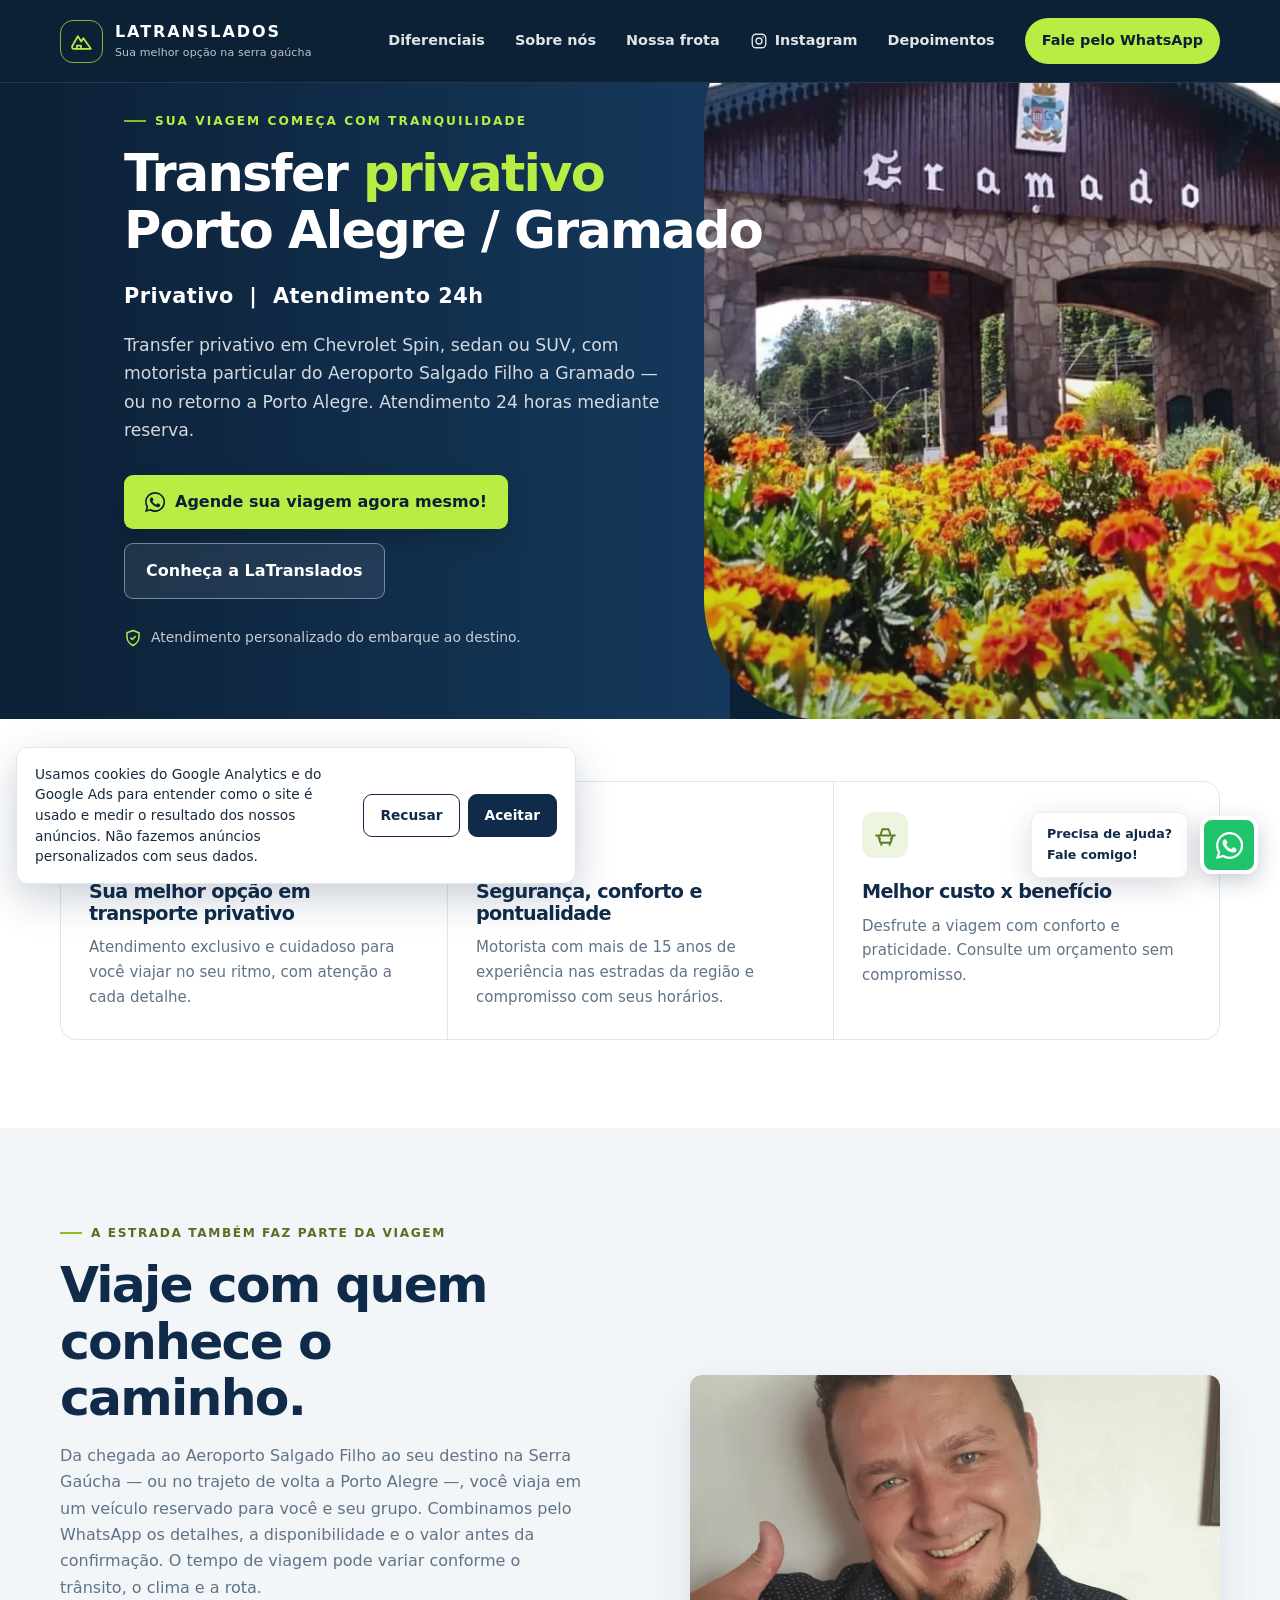
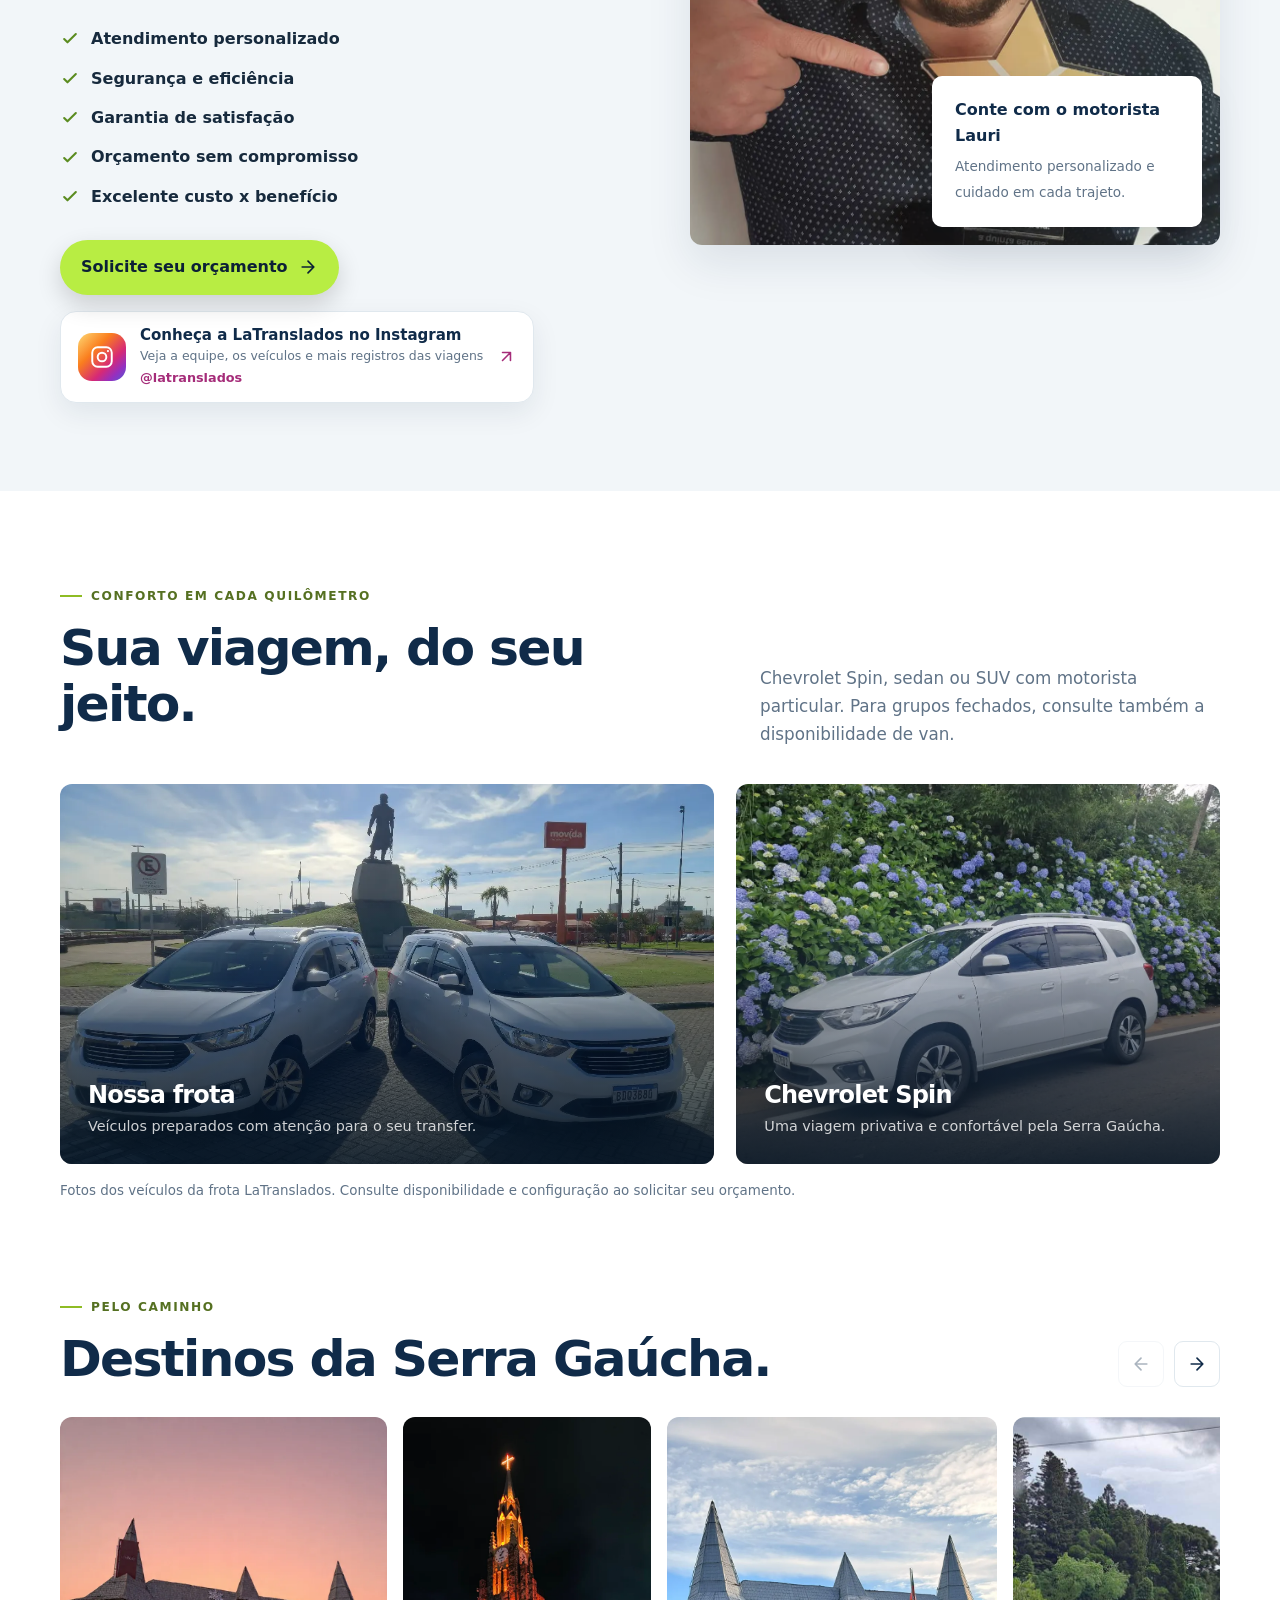
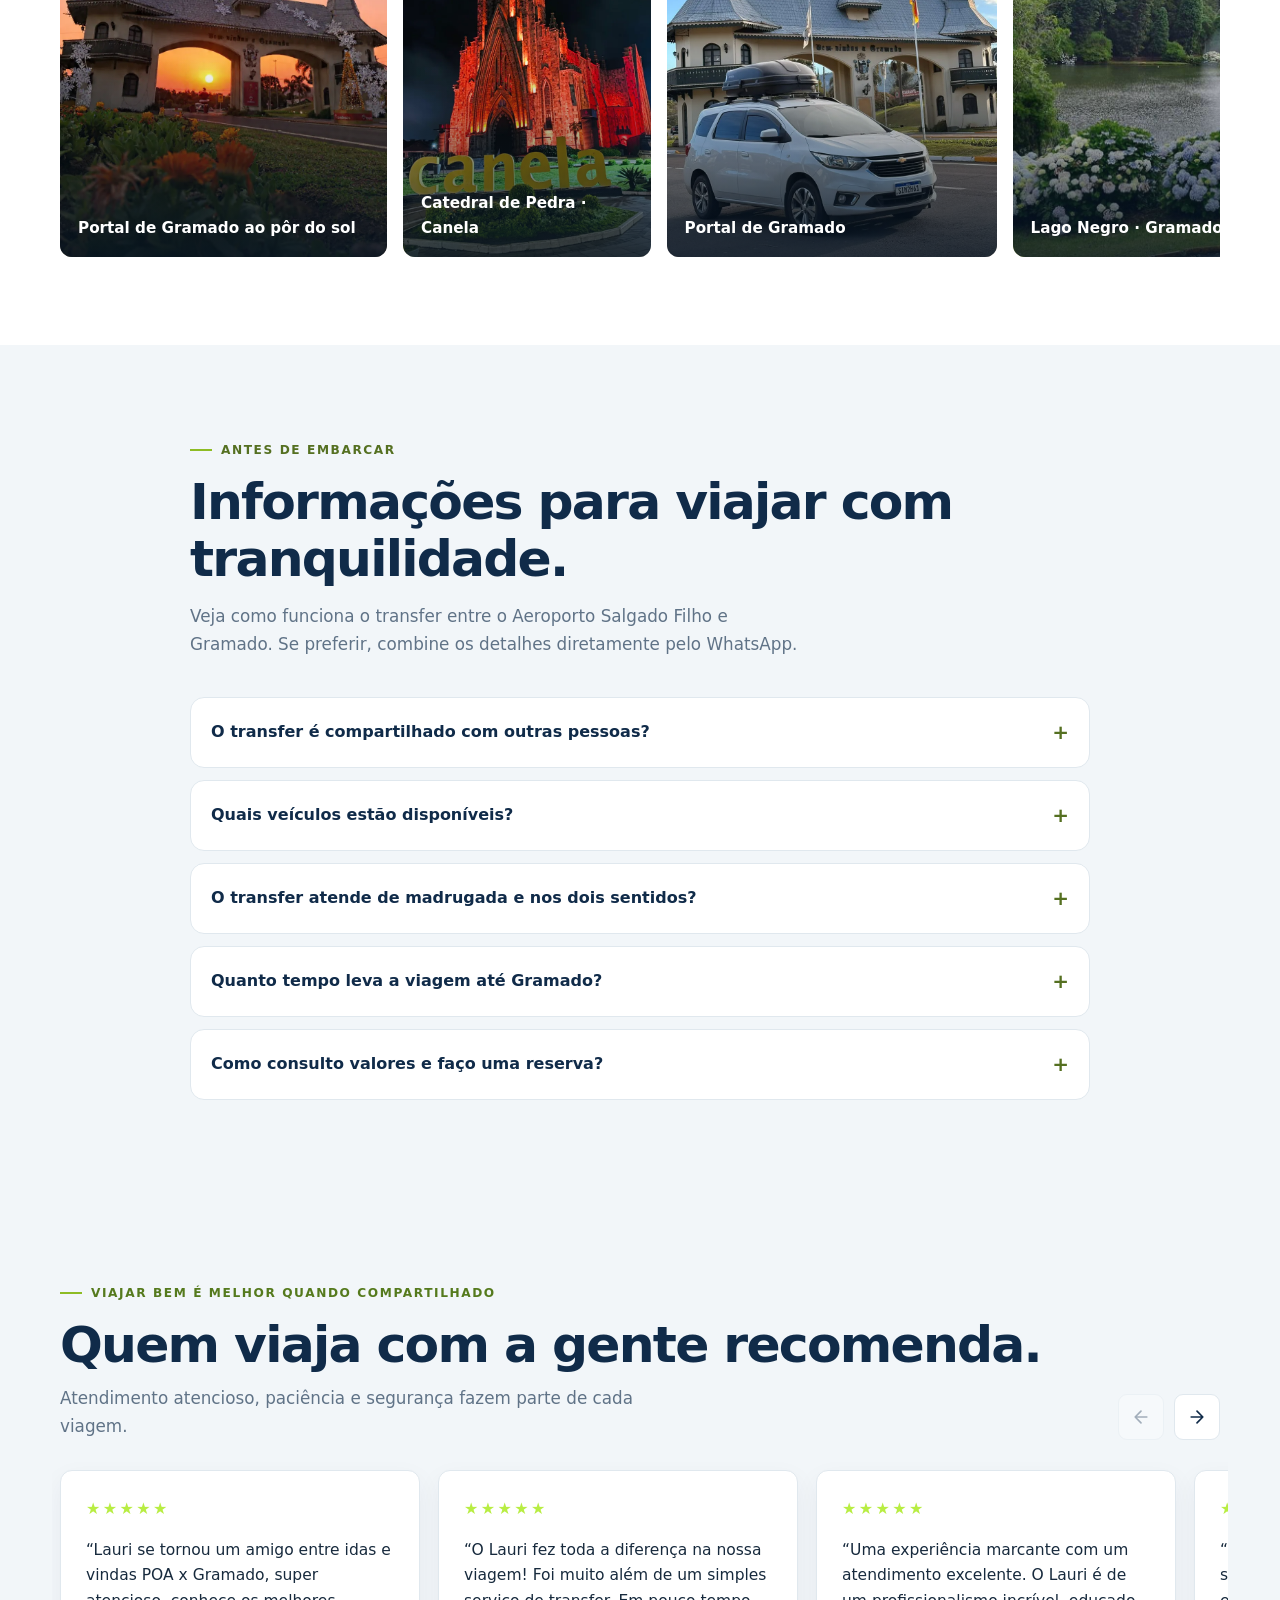
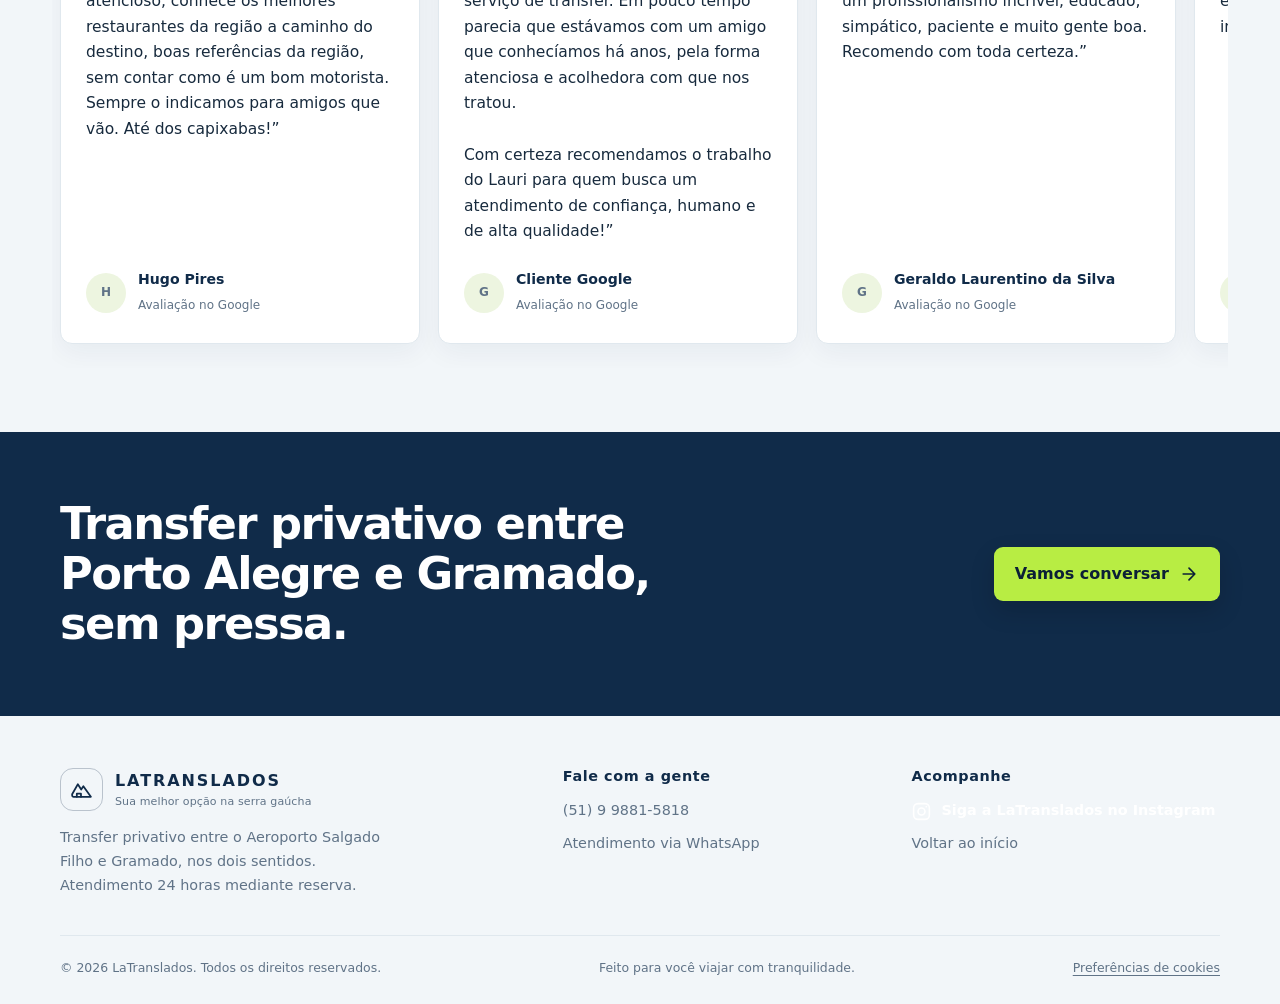
<file: index.html>
<!doctype html>
<html lang="pt-BR">
<head>
  <meta charset="utf-8">
  <meta name="viewport" content="width=device-width, initial-scale=1">
  <meta name="theme-color" content="#10263d">
  <link rel="icon" type="image/svg+xml" href="favicon.svg">
  <link rel="apple-touch-icon" href="apple-touch-icon.png">
  <meta name="description" content="Transfer privativo do Aeroporto Salgado Filho para Gramado e volta. Chevrolet Spin, sedan ou SUV, motorista particular e atendimento 24 horas mediante reserva.">
  <meta name="robots" content="index, follow, max-image-preview:large, max-snippet:-1">
  <link rel="canonical" href="https://latranslados.com/">
  <meta property="og:type" content="website">
  <meta property="og:locale" content="pt_BR">
  <meta property="og:site_name" content="LaTranslados">
  <meta property="og:url" content="https://latranslados.com/">
  <meta property="og:title" content="Transfer Aeroporto Porto Alegre ↔ Gramado | LaTranslados">
  <meta property="og:description" content="Transfer privativo em Chevrolet Spin, sedan ou SUV, com motorista particular e atendimento 24 horas mediante reserva.">
  <meta property="og:image" content="https://latranslados.com/images/gramado-portico-pedra-flores-horizontal.jpg">
  <meta property="og:image:type" content="image/jpeg">
  <meta property="og:image:width" content="1540">
  <meta property="og:image:height" content="997">
  <meta property="og:image:alt" content="Pórtico de pedra de Gramado com canteiro de flores, na Serra Gaúcha">
  <meta name="twitter:card" content="summary_large_image">
  <meta name="twitter:title" content="Transfer Aeroporto Porto Alegre ↔ Gramado | LaTranslados">
  <meta name="twitter:description" content="Transfer privativo com motorista particular, conforto e atendimento 24 horas mediante reserva.">
  <meta name="twitter:image" content="https://latranslados.com/images/gramado-portico-pedra-flores-horizontal.jpg">
  <link rel="preload" as="image" type="image/webp" href="images/gramado-portico-pedra-flores-horizontal.webp" fetchpriority="high">
  <title>Transfer Aeroporto Porto Alegre ↔ Gramado | LaTranslados</title>
  <script>
    // Google Analytics 4 com Consent Mode v2: sem cookies até o visitante aceitar (LGPD).
    // Só mede no domínio oficial, para a prévia do GitHub Pages e testes locais não poluírem os dados.
    window.dataLayer = window.dataLayer || [];
    function gtag() { dataLayer.push(arguments); }
    (function () {
      var consent = null;
      try { consent = localStorage.getItem("lt-cookie-consent"); } catch (e) {}
      var granted = consent === "granted" ? "granted" : "denied";
      // O aceite libera medição (Analytics) e atribuição de conversões do Google Ads.
      // Personalização de anúncios (remarketing) continua sempre negada.
      gtag("consent", "default", {
        ad_storage: granted,
        ad_user_data: granted,
        ad_personalization: "denied",
        analytics_storage: granted
      });
      if (location.hostname === "latranslados.com") {
        var tag = document.createElement("script");
        tag.async = true;
        tag.src = "https://www.googletagmanager.com/gtag/js?id=G-J2D8WCEN0N";
        document.head.appendChild(tag);
      }
      gtag("js", new Date());
      gtag("config", "G-J2D8WCEN0N");
    })();
  </script>
  <link rel="stylesheet" href="css/styles.css">
  <link rel="stylesheet" href="css/option3.css">
  <script type="application/ld+json">
    {
      "@context": "https://schema.org",
      "@graph": [
        {
          "@type": "Organization",
          "@id": "https://latranslados.com/#organization",
          "name": "LaTranslados",
          "url": "https://latranslados.com/",
          "logo": "https://latranslados.com/images/logo-latranslados-512.png",
          "image": "https://latranslados.com/images/gramado-portico-pedra-flores-horizontal.jpg",
          "description": "Transfer privativo com motorista particular entre o Aeroporto Salgado Filho, em Porto Alegre, e Gramado, na Serra Gaúcha.",
          "slogan": "Sua melhor opção na serra gaúcha",
          "telephone": "+55-51-99881-5818",
          "sameAs": [
            "https://www.instagram.com/latranslados/",
            "https://www.google.com/maps?cid=10405144056686787397"
          ],
          "contactPoint": {
            "@type": "ContactPoint",
            "telephone": "+55-51-99881-5818",
            "contactType": "reservas",
            "availableLanguage": "Portuguese"
          }
        },
        {
          "@type": "Service",
          "@id": "https://latranslados.com/#transfer",
          "name": "Transfer privativo entre Porto Alegre e Gramado",
          "url": "https://latranslados.com/",
          "serviceType": "Transfer privativo com motorista",
          "provider": {"@id": "https://latranslados.com/#organization"},
          "areaServed": [
            {"@type": "City", "name": "Porto Alegre", "containedInPlace": {"@type": "State", "name": "Rio Grande do Sul"}},
            {"@type": "City", "name": "Gramado", "containedInPlace": {"@type": "State", "name": "Rio Grande do Sul"}},
            {"@type": "Airport", "name": "Aeroporto Internacional Salgado Filho", "iataCode": "POA"}
          ],
          "availableChannel": {
            "@type": "ServiceChannel",
            "serviceUrl": "https://wa.me/5551998815818",
            "servicePhone": {"@type": "ContactPoint", "telephone": "+55-51-99881-5818", "contactType": "reservas"}
          },
          "hoursAvailable": {
            "@type": "OpeningHoursSpecification",
            "dayOfWeek": ["Monday", "Tuesday", "Wednesday", "Thursday", "Friday", "Saturday", "Sunday"],
            "opens": "00:00",
            "closes": "23:59"
          },
          "description": "Transfer privativo do Aeroporto Salgado Filho, em Porto Alegre, até Gramado e no trajeto de volta, em Chevrolet Spin, sedan ou SUV. Van para grupos fechados mediante consulta. Atendimento 24 horas mediante reserva."
        },
        {
          "@type": "WebSite",
          "@id": "https://latranslados.com/#website",
          "url": "https://latranslados.com/",
          "name": "LaTranslados",
          "inLanguage": "pt-BR",
          "publisher": {"@id": "https://latranslados.com/#organization"}
        },
        {
          "@type": "FAQPage",
          "mainEntity": [
            {
              "@type": "Question",
              "name": "O transfer é compartilhado com outras pessoas?",
              "acceptedAnswer": {"@type": "Answer", "text": "Não. O veículo fica reservado para você e para as pessoas do seu grupo durante o trajeto combinado."}
            },
            {
              "@type": "Question",
              "name": "Quais veículos estão disponíveis?",
              "acceptedAnswer": {"@type": "Answer", "text": "O serviço pode ser feito em Chevrolet Spin, sedan ou SUV. Também há opção de van para grupos fechados, sempre em transfer privativo. Consulte a disponibilidade ao solicitar seu orçamento."}
            },
            {
              "@type": "Question",
              "name": "O transfer atende de madrugada e nos dois sentidos?",
              "acceptedAnswer": {"@type": "Answer", "text": "Sim. O atendimento funciona 24 horas mediante reserva. Fazemos o trajeto do Aeroporto Salgado Filho, em Porto Alegre, até Gramado e também o retorno ao aeroporto."}
            },
            {
              "@type": "Question",
              "name": "Quanto tempo leva a viagem até Gramado?",
              "acceptedAnswer": {"@type": "Answer", "text": "O trajeto tem aproximadamente 120 km. O tempo pode variar conforme o trânsito, o clima e a rota."}
            },
            {
              "@type": "Question",
              "name": "Como consulto valores e faço uma reserva?",
              "acceptedAnswer": {"@type": "Answer", "text": "Chame pelo WhatsApp e informe a data, o horário ou voo, o ponto de embarque, o destino e o número de passageiros. A disponibilidade e o valor são combinados antes da confirmação."}
            }
          ]
        }
      ]
    }
  </script>
</head>
<body>
  <header class="site-header">
    <div class="container header-inner">
      <a class="brand" href="#inicio" aria-label="LaTranslados, página inicial">
        <span class="brand-mark" aria-hidden="true">
          <svg viewBox="0 0 24 24" fill="none" stroke="currentColor" stroke-width="1.7" stroke-linecap="round" stroke-linejoin="round"><path d="M3 16.5 8.5 7l3.2 5 2.1-3.1L21 19H4.4a1.4 1.4 0 0 1-1.4-1.4v-1.1Z"/><path d="M7.5 19v-3h4v3"/></svg>
        </span>
        <span class="brand-copy">
          <span class="brand-name">LATRANSLADOS</span>
          <span class="brand-tagline">Sua melhor opção na serra gaúcha</span>
        </span>
      </a>
      <button class="menu-toggle" type="button" aria-label="Abrir menu" aria-expanded="false" aria-controls="site-nav">
        <svg viewBox="0 0 24 24" fill="none" stroke="currentColor" stroke-width="2" stroke-linecap="round" aria-hidden="true"><path d="M4 7h16M4 12h16M4 17h16"/></svg>
      </button>
      <nav class="site-nav" id="site-nav" aria-label="Navegação principal">
        <a href="#diferenciais">Diferenciais</a>
        <a href="#sobre">Sobre nós</a>
        <a href="#frota">Nossa frota</a>
        <a class="instagram-nav-link" href="https://www.instagram.com/latranslados/" target="_blank" rel="noopener noreferrer">
          <svg viewBox="0 0 24 24" fill="none" stroke="currentColor" stroke-width="1.8" stroke-linecap="round" stroke-linejoin="round" aria-hidden="true"><rect x="3" y="3" width="18" height="18" rx="5"/><circle cx="12" cy="12" r="4"/><circle cx="17.5" cy="6.5" r="1" fill="currentColor" stroke="none"/></svg>
          Instagram
        </a>
        <a href="#avaliacoes">Depoimentos</a>
        <a class="nav-cta" href="https://wa.me/5551998815818?text=Ol%C3%A1%21%20Gostaria%20de%20um%20or%C3%A7amento%20para%20transfer." target="_blank" rel="noopener noreferrer">Fale pelo WhatsApp</a>
      </nav>
    </div>
  </header>

  <main>
    <section class="hero" id="inicio" aria-labelledby="hero-title">
      <div class="container hero-content">
        <div class="hero-copy">
          <p class="eyebrow">Sua viagem começa com tranquilidade</p>
          <h1 id="hero-title">Transfer <span>privativo</span> <span class="hero-route">Porto Alegre / Gramado</span></h1>
          <p class="hero-subtitle">Privativo&nbsp; | &nbsp;Atendimento 24h</p>
          <p class="hero-description">Transfer privativo em Chevrolet Spin, sedan ou SUV, com motorista particular do Aeroporto Salgado Filho a Gramado — ou no retorno a Porto Alegre. Atendimento 24 horas mediante reserva.</p>
          <div class="hero-actions">
            <a class="button" href="https://wa.me/5551998815818?text=Ol%C3%A1%21%20Quero%20agendar%20uma%20viagem%20com%20a%20LaTranslados." target="_blank" rel="noopener noreferrer">
              <svg viewBox="0 0 24 24" fill="currentColor" aria-hidden="true"><path d="M20.5 3.5A11.8 11.8 0 0 0 12.1 0C5.5 0 .1 5.4.1 12c0 2.1.6 4.2 1.6 6L0 24l6.2-1.6a12 12 0 0 0 5.9 1.5h.1c6.6 0 12-5.4 12-12 0-3.2-1.3-6.2-3.7-8.4ZM12.1 21.9a10 10 0 0 1-5.1-1.4l-.4-.2-3.7 1 1-3.6-.3-.4A9.9 9.9 0 0 1 2 12C2 6.5 6.5 2 12 2c2.7 0 5.2 1 7.1 2.9a10 10 0 0 1 3 7.1c0 5.5-4.5 9.9-10 9.9Zm5.5-7.4c-.3-.1-1.7-.8-2-.9-.3-.1-.5-.1-.7.1-.2.3-.8 1-1 1.2-.2.2-.4.2-.7.1a8.1 8.1 0 0 1-2.4-1.5 9 9 0 0 1-1.7-2.1c-.2-.3 0-.5.1-.6l.5-.6.3-.5c.1-.2 0-.4 0-.6l-.9-2.1c-.2-.5-.5-.4-.7-.4H7.8c-.2 0-.6.1-.9.4-.3.3-1.1 1.1-1.1 2.6s1.1 3 1.3 3.2c.2.2 2.2 3.4 5.4 4.7.7.3 1.3.5 1.7.6.7.2 1.4.2 1.9.1.6-.1 1.7-.7 1.9-1.4.2-.7.2-1.3.1-1.4-.1-.2-.3-.3-.6-.4Z"/></svg>
              Agende sua viagem agora mesmo!
            </a>
            <a class="button button-quiet" href="#sobre">Conheça a LaTranslados</a>
          </div>
          <p class="hero-note">
            <svg viewBox="0 0 24 24" fill="none" stroke="currentColor" stroke-width="2" stroke-linecap="round" stroke-linejoin="round" aria-hidden="true"><path d="M12 22s8-4 8-11V5l-8-3-8 3v6c0 7 8 11 8 11Z"/><path d="m9 12 2 2 4-4"/></svg>
            Atendimento personalizado do embarque ao destino.
          </p>
        </div>
      </div>
      <a class="hero-scroll" href="#diferenciais" aria-label="Desça para conhecer nossos diferenciais">Descubra mais</a>
    </section>

    <section class="section benefits" id="diferenciais" aria-label="Nossos diferenciais">
      <div class="container benefit-grid">
        <article class="benefit-card">
          <span class="icon-box" aria-hidden="true"><svg viewBox="0 0 24 24" fill="none" stroke="currentColor" stroke-width="1.8" stroke-linecap="round" stroke-linejoin="round"><path d="M12 21s-8-4.4-8-11a4.5 4.5 0 0 1 8-2.8A4.5 4.5 0 0 1 20 10c0 6.6-8 11-8 11Z"/><path d="M8 12h2l1-2 2 4 1-2h2"/></svg></span>
          <h3>Sua melhor opção em transporte privativo</h3>
          <p>Atendimento exclusivo e cuidadoso para você viajar no seu ritmo, com atenção a cada detalhe.</p>
        </article>
        <article class="benefit-card">
          <span class="icon-box" aria-hidden="true"><svg viewBox="0 0 24 24" fill="none" stroke="currentColor" stroke-width="1.8" stroke-linecap="round" stroke-linejoin="round"><path d="M12 22s8-4 8-11V5l-8-3-8 3v6c0 7 8 11 8 11Z"/><path d="m9 12 2 2 4-4"/></svg></span>
          <h3>Segurança, conforto e pontualidade</h3>
          <p>Motorista com mais de 15 anos de experiência nas estradas da região e compromisso com seus horários.</p>
        </article>
        <article class="benefit-card">
          <span class="icon-box" aria-hidden="true"><svg viewBox="0 0 24 24" fill="none" stroke="currentColor" stroke-width="1.8" stroke-linecap="round" stroke-linejoin="round"><path d="M3 12h18M5 12l2 7h10l2-7M7 12l2-6h6l2 6"/><path d="M8 19v2m8-2v2M7 15h.01M17 15h.01"/></svg></span>
          <h3>Melhor custo x benefício</h3>
          <p>Desfrute a viagem com conforto e praticidade. Consulte um orçamento sem compromisso.</p>
        </article>
      </div>
    </section>

    <section class="section about" id="sobre" aria-labelledby="about-title">
      <div class="container about-grid">
        <div class="about-copy">
          <p class="eyebrow">A estrada também faz parte da viagem</p>
          <h2 id="about-title">Viaje com quem conhece o caminho.</h2>
          <p>Da chegada ao Aeroporto Salgado Filho ao seu destino na Serra Gaúcha — ou no trajeto de volta a Porto Alegre —, você viaja em um veículo reservado para você e seu grupo. Combinamos pelo WhatsApp os detalhes, a disponibilidade e o valor antes da confirmação. O tempo de viagem pode variar conforme o trânsito, o clima e a rota.</p>
          <ul class="check-list">
            <li><svg viewBox="0 0 24 24" fill="none" stroke="currentColor" stroke-width="2.5" stroke-linecap="round" stroke-linejoin="round" aria-hidden="true"><path d="m5 12 4 4L19 6"/></svg>Atendimento personalizado</li>
            <li><svg viewBox="0 0 24 24" fill="none" stroke="currentColor" stroke-width="2.5" stroke-linecap="round" stroke-linejoin="round" aria-hidden="true"><path d="m5 12 4 4L19 6"/></svg>Segurança e eficiência</li>
            <li><svg viewBox="0 0 24 24" fill="none" stroke="currentColor" stroke-width="2.5" stroke-linecap="round" stroke-linejoin="round" aria-hidden="true"><path d="m5 12 4 4L19 6"/></svg>Garantia de satisfação</li>
            <li><svg viewBox="0 0 24 24" fill="none" stroke="currentColor" stroke-width="2.5" stroke-linecap="round" stroke-linejoin="round" aria-hidden="true"><path d="m5 12 4 4L19 6"/></svg>Orçamento sem compromisso</li>
            <li><svg viewBox="0 0 24 24" fill="none" stroke="currentColor" stroke-width="2.5" stroke-linecap="round" stroke-linejoin="round" aria-hidden="true"><path d="m5 12 4 4L19 6"/></svg>Excelente custo x benefício</li>
          </ul>
          <a class="button" href="https://wa.me/5551998815818?text=Ol%C3%A1%21%20Gostaria%20de%20um%20or%C3%A7amento%20sem%20compromisso." target="_blank" rel="noopener noreferrer">
            Solicite seu orçamento
            <svg viewBox="0 0 24 24" fill="none" stroke="currentColor" stroke-width="2" stroke-linecap="round" stroke-linejoin="round" aria-hidden="true"><path d="M5 12h14M12 5l7 7-7 7"/></svg>
          </a>
          <a class="instagram-featured" href="https://www.instagram.com/latranslados/" target="_blank" rel="noopener noreferrer">
            <span class="instagram-mark" aria-hidden="true"><svg viewBox="0 0 24 24" fill="none" stroke="currentColor" stroke-width="1.8" stroke-linecap="round" stroke-linejoin="round"><rect x="3" y="3" width="18" height="18" rx="5"/><circle cx="12" cy="12" r="4"/><circle cx="17.5" cy="6.5" r="1" fill="currentColor" stroke="none"/></svg></span>
            <span class="instagram-featured-copy"><strong>Conheça a LaTranslados no Instagram</strong><small>Veja a equipe, os veículos e mais registros das viagens</small><span>@latranslados</span></span>
            <svg class="instagram-arrow" viewBox="0 0 24 24" fill="none" stroke="currentColor" stroke-width="2" stroke-linecap="round" stroke-linejoin="round" aria-hidden="true"><path d="M7 17 17 7M7 7h10v10"/></svg>
          </a>
        </div>
        <div class="about-visual">
          <!-- Substitua a imagem ilustrativa por uma foto autorizada da equipe com clientes em um ponto turístico. -->
          <img class="about-photo" src="images/motorista_lauri.webp" alt="Motorista Lauri, da equipe LaTranslados" width="1080" height="1080" loading="lazy">
          <div class="photo-caption"><strong>Conte com o motorista Lauri</strong><span>Atendimento personalizado e cuidado em cada trajeto.</span></div>
        </div>
      </div>
    </section>

    <section class="section fleet" id="frota" aria-labelledby="fleet-title">
      <div class="container">
        <div class="fleet-heading">
          <div>
            <p class="eyebrow">Conforto em cada quilômetro</p>
            <h2 id="fleet-title">Sua viagem, do seu jeito.</h2>
          </div>
          <p class="section-intro">Chevrolet Spin, sedan ou SUV com motorista particular. Para grupos fechados, consulte também a disponibilidade de van.</p>
        </div>
        <div class="fleet-grid">
          <article class="fleet-card">
            <img src="images/spin1.webp" alt="Dois veículos Chevrolet Spin da frota LaTranslados" width="1080" height="856" loading="lazy">
            <div class="fleet-label"><h3>Nossa frota</h3><p>Veículos preparados com atenção para o seu transfer.</p></div>
          </article>
          <article class="fleet-card">
            <img src="images/spin3.webp" alt="Chevrolet Spin da LaTranslados junto a hortênsias na Serra Gaúcha" width="1599" height="899" loading="lazy">
            <div class="fleet-label"><h3>Chevrolet Spin</h3><p>Uma viagem privativa e confortável pela Serra Gaúcha.</p></div>
          </article>
        </div>
        <p class="fleet-note">Fotos dos veículos da frota LaTranslados. Consulte disponibilidade e configuração ao solicitar seu orçamento.</p>
      </div>
    </section>

    <section class="section gallery" id="galeria" aria-labelledby="gallery-title" data-carousel>
      <div class="container">
        <div class="gallery-heading">
          <div>
            <p class="eyebrow">Pelo caminho</p>
            <h2 id="gallery-title">Destinos da Serra Gaúcha.</h2>
          </div>
          <div class="gallery-controls">
            <button class="gallery-button" type="button" data-carousel-prev aria-label="Foto anterior">
              <svg viewBox="0 0 24 24" fill="none" stroke="currentColor" stroke-width="2" stroke-linecap="round" stroke-linejoin="round" aria-hidden="true"><path d="M19 12H5M12 19l-7-7 7-7"/></svg>
            </button>
            <button class="gallery-button" type="button" data-carousel-next aria-label="Próxima foto">
              <svg viewBox="0 0 24 24" fill="none" stroke="currentColor" stroke-width="2" stroke-linecap="round" stroke-linejoin="round" aria-hidden="true"><path d="M5 12h14M12 5l7 7-7 7"/></svg>
            </button>
          </div>
        </div>
        <div class="gallery-track" data-carousel-track tabindex="0" role="region" aria-label="Galeria de fotos: role para o lado para ver mais">
          <figure class="gallery-slide">
            <img src="images/gramado-portal-bem-vindos-por-do-sol.webp" alt="Portal Bem-vindos a Gramado ao pôr do sol, com decoração de Natal" width="880" height="1184" loading="lazy">
            <figcaption>Portal de Gramado ao pôr do sol</figcaption>
          </figure>
          <figure class="gallery-slide">
            <img src="images/canela-catedral-de-pedra-noite-letreiro.webp" alt="Catedral de Pedra de Canela iluminada à noite, com o letreiro da cidade" width="720" height="1280" loading="lazy">
            <figcaption>Catedral de Pedra · Canela</figcaption>
          </figure>
          <figure class="gallery-slide">
            <img src="images/spin-portal-bem-vindos-gramado.webp" alt="Chevrolet Spin da LaTranslados em frente ao portal Bem-vindos a Gramado" width="960" height="1280" loading="lazy">
            <figcaption>Portal de Gramado</figcaption>
          </figure>
          <figure class="gallery-slide">
            <img src="images/gramado-lago-negro-hortensias.jpg" alt="Lago Negro cercado de hortênsias e araucárias em Gramado" width="720" height="898" loading="lazy">
            <figcaption>Lago Negro · Gramado</figcaption>
          </figure>
          <figure class="gallery-slide">
            <img src="images/canela-portal-sonho-de-natal.webp" alt="Pórtico de Canela iluminado para o Sonho de Natal" width="960" height="1280" loading="lazy">
            <figcaption>Sonho de Natal · Canela</figcaption>
          </figure>
          <figure class="gallery-slide">
            <img src="images/canela-catedral-de-pedra-entardecer.webp" alt="Catedral de Pedra de Canela ao entardecer" width="960" height="1280" loading="lazy">
            <figcaption>Catedral de Pedra ao entardecer</figcaption>
          </figure>
          <figure class="gallery-slide">
            <img src="images/gramado-roda-gigante-spin.webp" alt="Chevrolet Spin estacionada diante de uma roda-gigante ao pôr do sol" width="960" height="1280" loading="lazy">
            <figcaption>Roda-gigante ao pôr do sol</figcaption>
          </figure>
          <figure class="gallery-slide">
            <img src="images/canela-catedral-de-pedra-noite-flores.webp" alt="Catedral de Pedra de Canela iluminada à noite, com canteiro de flores" width="960" height="1280" loading="lazy">
            <figcaption>Catedral de Pedra à noite</figcaption>
          </figure>
          <figure class="gallery-slide">
            <img src="images/motorista-lauri-spin-aeroporto.webp" alt="Motorista Lauri ao lado da Chevrolet Spin em um aeroporto, com um avião ao fundo" width="512" height="288" loading="lazy">
            <figcaption>Lauri, seu motorista</figcaption>
          </figure>
          <figure class="gallery-slide">
            <img src="images/canela-catedral-de-pedra-dia.webp" alt="Catedral de Pedra de Canela sob céu azul" width="960" height="1280" loading="lazy">
            <figcaption>Catedral de Pedra · Canela</figcaption>
          </figure>
        </div>
      </div>
    </section>

    <section class="section route-faq" id="duvidas" aria-labelledby="faq-title">
      <div class="container faq-content">
        <p class="eyebrow">Antes de embarcar</p>
        <h2 id="faq-title">Informações para viajar com tranquilidade.</h2>
        <p class="section-intro">Veja como funciona o transfer entre o Aeroporto Salgado Filho e Gramado. Se preferir, combine os detalhes diretamente pelo WhatsApp.</p>
        <div class="faq-list">
          <details>
            <summary>O transfer é compartilhado com outras pessoas?</summary>
            <p>Não. O veículo fica reservado para você e para as pessoas do seu grupo durante o trajeto combinado.</p>
          </details>
          <details>
            <summary>Quais veículos estão disponíveis?</summary>
            <p>O serviço pode ser feito em Chevrolet Spin, sedan ou SUV. Também há opção de van para grupos fechados, sempre em transfer privativo. Consulte a disponibilidade ao solicitar seu orçamento.</p>
          </details>
          <details>
            <summary>O transfer atende de madrugada e nos dois sentidos?</summary>
            <p>Sim. O atendimento funciona 24 horas mediante reserva. Fazemos o trajeto do Aeroporto Salgado Filho, em Porto Alegre, até Gramado e também o retorno ao aeroporto.</p>
          </details>
          <details>
            <summary>Quanto tempo leva a viagem até Gramado?</summary>
            <p>O trajeto tem aproximadamente 120 km. O tempo pode variar conforme o trânsito, o clima e a rota.</p>
          </details>
          <details>
            <summary>Como consulto valores e faço uma reserva?</summary>
            <p>Chame pelo WhatsApp e informe a data, o horário ou voo, o ponto de embarque, o destino e o número de passageiros. A disponibilidade e o valor são combinados antes da confirmação.</p>
          </details>
        </div>
      </div>
    </section>

    <section class="section testimonials" id="avaliacoes" aria-labelledby="reviews-title" data-carousel>
      <div class="container">
        <div class="gallery-heading">
          <div>
            <p class="eyebrow">Viajar bem é melhor quando compartilhado</p>
            <h2 id="reviews-title">Quem viaja com a gente recomenda.</h2>
            <p class="section-intro">Atendimento atencioso, paciência e segurança fazem parte de cada viagem.</p>
          </div>
          <div class="gallery-controls">
            <button class="gallery-button" type="button" data-carousel-prev aria-label="Avaliação anterior">
              <svg viewBox="0 0 24 24" fill="none" stroke="currentColor" stroke-width="2" stroke-linecap="round" stroke-linejoin="round" aria-hidden="true"><path d="M19 12H5M12 19l-7-7 7-7"/></svg>
            </button>
            <button class="gallery-button" type="button" data-carousel-next aria-label="Próxima avaliação">
              <svg viewBox="0 0 24 24" fill="none" stroke="currentColor" stroke-width="2" stroke-linecap="round" stroke-linejoin="round" aria-hidden="true"><path d="M5 12h14M12 5l7 7-7 7"/></svg>
            </button>
          </div>
        </div>
        <div class="review-track" data-carousel-track tabindex="0" role="region" aria-label="Avaliações de clientes: role para o lado para ver mais">
          <article class="review-card">
            <div class="stars" aria-label="5 de 5 estrelas">★★★★★</div>
            <blockquote>“Lauri se tornou um amigo entre idas e vindas POA x Gramado, super atencioso, conhece os melhores restaurantes da região a caminho do destino, boas referências da região, sem contar como é um bom motorista. Sempre o indicamos para amigos que vão. Até dos capixabas!”</blockquote>
            <div class="review-by"><span class="review-avatar" aria-hidden="true">H</span><div><strong>Hugo Pires</strong><span>Avaliação no Google</span></div></div>
          </article>
          <article class="review-card">
            <div class="stars" aria-label="5 de 5 estrelas">★★★★★</div>
            <blockquote>“O Lauri fez toda a diferença na nossa viagem! Foi muito além de um simples serviço de transfer. Em pouco tempo parecia que estávamos com um amigo que conhecíamos há anos, pela forma atenciosa e acolhedora com que nos tratou.<br><br>Com certeza recomendamos o trabalho do Lauri para quem busca um atendimento de confiança, humano e de alta qualidade!”</blockquote>
            <div class="review-by"><span class="review-avatar" aria-hidden="true">G</span><div><strong>Cliente Google</strong><span>Avaliação no Google</span></div></div>
          </article>
          <article class="review-card">
            <div class="stars" aria-label="5 de 5 estrelas">★★★★★</div>
            <blockquote>“Uma experiência marcante com um atendimento excelente. O Lauri é de um profissionalismo incrível, educado, simpático, paciente e muito gente boa. Recomendo com toda certeza.”</blockquote>
            <div class="review-by"><span class="review-avatar" aria-hidden="true">G</span><div><strong>Geraldo Laurentino da Silva</strong><span>Avaliação no Google</span></div></div>
          </article>
          <article class="review-card">
            <div class="stars" aria-label="5 de 5 estrelas">★★★★★</div>
            <blockquote>“Uma experiência excelente. Lauri super gente boa... Educado, experiente. Valeu a pena. Super indico.”</blockquote>
            <div class="review-by"><span class="review-avatar" aria-hidden="true">G</span><div><strong>Gilson Rodrigues</strong><span>Avaliação no Google</span></div></div>
          </article>
          <article class="review-card">
            <div class="stars" aria-label="5 de 5 estrelas">★★★★★</div>
            <blockquote>“Um atendimento impecável! Recomendo a todos que precisarem de um transfer, profissional e também amigo, dando dicas ao usuário e sempre com bom humor! Se foi prometido 100, entregou 150. Obrigado, Lauri!”</blockquote>
            <div class="review-by"><span class="review-avatar" aria-hidden="true">J</span><div><strong>José Silvério Lemos</strong><span>Avaliação no Google</span></div></div>
          </article>
          <article class="review-card">
            <div class="stars" aria-label="5 de 5 estrelas">★★★★★</div>
            <blockquote>“Serviço impecável! Uma super recomendação pra quem precisa de transfer de Porto Alegre a Gramado. Tivemos uma experiência muito boa, pontualidade, educação e cordialidade!! Além de várias dicas!!”</blockquote>
            <div class="review-by"><span class="review-avatar" aria-hidden="true">J</span><div><strong>Juliana R. Loffredo</strong><span>Avaliação no Google</span></div></div>
          </article>
        </div>
      </div>
    </section>

    <section class="contact-band" aria-label="Agende seu transfer">
      <div class="container contact-inner">
        <h2>Transfer privativo entre Porto Alegre e Gramado, sem pressa.</h2>
        <a class="button" href="https://wa.me/5551998815818?text=Ol%C3%A1%21%20Quero%20consultar%20um%20transfer%20para%20a%20Serra%20Ga%C3%BAcha." target="_blank" rel="noopener noreferrer">
          Vamos conversar
          <svg viewBox="0 0 24 24" fill="none" stroke="currentColor" stroke-width="2" stroke-linecap="round" stroke-linejoin="round" aria-hidden="true"><path d="M5 12h14M12 5l7 7-7 7"/></svg>
        </a>
      </div>
    </section>
  </main>

  <footer class="site-footer">
    <div class="container">
      <div class="footer-grid">
        <div>
          <a class="brand" href="#inicio" aria-label="LaTranslados, voltar ao início">
            <span class="brand-mark" aria-hidden="true"><svg viewBox="0 0 24 24" fill="none" stroke="currentColor" stroke-width="1.7" stroke-linecap="round" stroke-linejoin="round"><path d="M3 16.5 8.5 7l3.2 5 2.1-3.1L21 19H4.4a1.4 1.4 0 0 1-1.4-1.4v-1.1Z"/><path d="M7.5 19v-3h4v3"/></svg></span>
            <span class="brand-copy"><span class="brand-name">LATRANSLADOS</span><span class="brand-tagline">Sua melhor opção na serra gaúcha</span></span>
          </a>
          <p class="footer-about">Transfer privativo entre o Aeroporto Salgado Filho e Gramado, nos dois sentidos. Atendimento 24 horas mediante reserva.</p>
        </div>
        <div>
          <h2 class="footer-title">Fale com a gente</h2>
          <div class="footer-links">
            <a href="tel:+5551998815818">(51) 9 9881-5818</a>
            <a href="https://wa.me/5551998815818?text=Ol%C3%A1%21%20Gostaria%20de%20informa%C3%A7%C3%B5es%20sobre%20transfer." target="_blank" rel="noopener noreferrer">Atendimento via WhatsApp</a>
          </div>
        </div>
        <div>
          <h2 class="footer-title">Acompanhe</h2>
          <div class="footer-links">
            <a class="footer-instagram" href="https://www.instagram.com/latranslados/" target="_blank" rel="noopener noreferrer">
              <svg viewBox="0 0 24 24" fill="none" stroke="currentColor" stroke-width="1.8" stroke-linecap="round" stroke-linejoin="round" aria-hidden="true"><rect x="3" y="3" width="18" height="18" rx="5"/><circle cx="12" cy="12" r="4"/><circle cx="17.5" cy="6.5" r="1" fill="currentColor" stroke="none"/></svg>
              Siga a LaTranslados no Instagram <span class="sr-only">(abre em nova aba)</span>
            </a>
            <a href="#inicio">Voltar ao início</a>
          </div>
        </div>
      </div>
      <div class="footer-bottom">
        <p>© <span id="current-year">2026</span> LaTranslados. Todos os direitos reservados.</p>
        <p>Feito para você viajar com tranquilidade.</p>
        <button class="cookie-preferences" type="button" data-cookie-open>Preferências de cookies</button>
      </div>
    </div>
  </footer>

  <div class="cookie-banner" role="region" aria-label="Aviso de cookies" hidden>
    <p>Usamos cookies do Google Analytics e do Google Ads para entender como o site é usado e medir o resultado dos nossos anúncios. Não fazemos anúncios personalizados com seus dados.</p>
    <div class="cookie-actions">
      <button class="cookie-button cookie-button-quiet" type="button" data-cookie-choice="denied">Recusar</button>
      <button class="cookie-button" type="button" data-cookie-choice="granted">Aceitar</button>
    </div>
  </div>

  <a class="whatsapp-float" href="https://wa.me/5551998815818?text=Ol%C3%A1%21%20Preciso%20de%20ajuda%20com%20um%20transfer." target="_blank" rel="noopener noreferrer" aria-label="Precisa de ajuda? Fale com a LaTranslados pelo WhatsApp">
    <span class="whatsapp-bubble">Precisa de ajuda?<br>Fale comigo!</span>
    <span class="whatsapp-circle" aria-hidden="true">
      <svg viewBox="0 0 24 24" fill="currentColor"><path d="M20.5 3.5A11.8 11.8 0 0 0 12.1 0C5.5 0 .1 5.4.1 12c0 2.1.6 4.2 1.6 6L0 24l6.2-1.6a12 12 0 0 0 5.9 1.5h.1c6.6 0 12-5.4 12-12 0-3.2-1.3-6.2-3.7-8.4ZM12.1 21.9a10 10 0 0 1-5.1-1.4l-.4-.2-3.7 1 1-3.6-.3-.4A9.9 9.9 0 0 1 2 12C2 6.5 6.5 2 12 2c2.7 0 5.2 1 7.1 2.9a10 10 0 0 1 3 7.1c0 5.5-4.5 9.9-10 9.9Zm5.5-7.4c-.3-.1-1.7-.8-2-.9-.3-.1-.5-.1-.7.1-.2.3-.8 1-1 1.2-.2.2-.4.2-.7.1a8.1 8.1 0 0 1-2.4-1.5 9 9 0 0 1-1.7-2.1c-.2-.3 0-.5.1-.6l.5-.6.3-.5c.1-.2 0-.4 0-.6l-.9-2.1c-.2-.5-.5-.4-.7-.4H7.8c-.2 0-.6.1-.9.4-.3.3-1.1 1.1-1.1 2.6s1.1 3 1.3 3.2c.2.2 2.2 3.4 5.4 4.7.7.3 1.3.5 1.7.6.7.2 1.4.2 1.9.1.6-.1 1.7-.7 1.9-1.4.2-.7.2-1.3.1-1.4-.1-.2-.3-.3-.6-.4Z"/></svg>
    </span>
  </a>

  <script src="js/main.js" defer></script>
</body>
</html>
</file>
<file: css/styles.css>
:root {
      color-scheme: light;
      --navy: #10263d;
      --navy-deep: #0a1a2b;
      --blue: #204463;
      --lime: #c5ee39;
      --lime-dark: #a9d322;
      --ink: #1b2b3b;
      --muted: #647383;
      --paper: #fbfcf8;
      --mist: #f0f4f2;
      --line: #e3e9e5;
      --white: #fff;
      --radius: 22px;
      --shadow: 0 18px 55px rgb(16 38 61 / 10%);
      --container: 1160px;
    }

    *,
    *::before,
    *::after { box-sizing: border-box; }

    html { scroll-behavior: smooth; scroll-padding-top: 88px; }

    body {
      margin: 0;
      color: var(--ink);
      background: var(--paper);
      font-family: Inter, ui-sans-serif, system-ui, -apple-system, BlinkMacSystemFont, "Segoe UI", sans-serif;
      font-size: 16px;
      line-height: 1.65;
      -webkit-font-smoothing: antialiased;
    }

    img { display: block; max-width: 100%; }
    a { color: inherit; }
    button { font: inherit; }
    .container { width: min(var(--container), calc(100% - 40px)); margin-inline: auto; }
    .section { padding: 88px 0; }
    .eyebrow {
      display: inline-flex;
      align-items: center;
      gap: 9px;
      margin: 0 0 14px;
      color: #557021;
      font-size: .76rem;
      font-weight: 800;
      letter-spacing: .13em;
      text-transform: uppercase;
    }
    .eyebrow::before { width: 22px; height: 2px; background: var(--lime-dark); content: ""; }
    h1, h2, h3, p { margin-top: 0; }
    h1, h2, h3 { color: var(--navy); line-height: 1.12; letter-spacing: -.035em; }
    h2 { margin-bottom: 16px; font-size: clamp(2rem, 4vw, 3.15rem); }
    .section-intro { max-width: 620px; margin-bottom: 38px; color: var(--muted); font-size: 1.05rem; }

    .site-header {
      position: absolute;
      z-index: 5;
      inset: 0 0 auto;
      color: var(--white);
      border-bottom: 1px solid rgb(255 255 255 / 13%);
    }
    .header-inner { display: flex; min-height: 82px; align-items: center; justify-content: space-between; gap: 24px; }
    .brand { display: inline-flex; align-items: center; gap: 12px; color: inherit; text-decoration: none; }
    .brand-mark {
      display: grid;
      width: 43px;
      height: 43px;
      place-items: center;
      border: 1px solid rgb(197 238 57 / 70%);
      border-radius: 13px;
      color: var(--lime);
    }
    .brand-mark svg { width: 25px; height: 25px; }
    .brand-copy { display: grid; line-height: 1.2; }
    .brand-name { font-size: 1rem; font-weight: 850; letter-spacing: .12em; }
    .brand-tagline { margin-top: 5px; color: rgb(255 255 255 / 73%); font-size: .69rem; letter-spacing: .01em; }
    .site-nav { display: flex; align-items: center; gap: 30px; }
    .site-nav a { color: rgb(255 255 255 / 88%); font-size: .9rem; font-weight: 600; text-decoration: none; transition: color .2s ease; }
    .site-nav a:hover, .site-nav a:focus-visible { color: var(--lime); }
    .site-nav .nav-cta { padding: 11px 17px; border-radius: 999px; background: var(--lime); color: var(--navy-deep); font-weight: 800; }
    .site-nav .nav-cta:hover, .site-nav .nav-cta:focus-visible { background: white; color: var(--navy-deep); }
    .instagram-nav-link { display: inline-flex; align-items: center; gap: 7px; }
    .instagram-nav-link svg { width: 18px; height: 18px; }
    .menu-toggle {
      display: none;
      width: 44px;
      height: 44px;
      place-items: center;
      border: 1px solid rgb(255 255 255 / 30%);
      border-radius: 12px;
      background: transparent;
      color: white;
      cursor: pointer;
    }
    .menu-toggle svg { width: 22px; height: 22px; }

    .hero {
      position: relative;
      display: flex;
      min-height: 720px;
      min-height: min(820px, 100svh);
      align-items: center;
      overflow: hidden;
      color: white;
      background: #193751 url("../images/gramado-portico-pedra-flores-horizontal.webp") center 52% / cover no-repeat;
    }
    .hero::before {
      position: absolute;
      inset: 0;
      background: linear-gradient(90deg, rgb(7 22 37 / 86%) 0%, rgb(10 28 45 / 68%) 48%, rgb(10 28 45 / 22%) 100%),
        linear-gradient(0deg, rgb(10 26 43 / 42%), transparent 48%);
      content: "";
    }
    .hero-content {
      position: relative;
      z-index: 1;
      width: min(var(--container), calc(100% - 40px));
      margin-inline: auto;
      padding-top: 110px;
    }
    .hero-copy { max-width: 720px; }
    .hero .eyebrow { color: var(--lime); }
    .hero h1 { max-width: 700px; margin-bottom: 20px; color: white; font-size: clamp(2.7rem, 7vw, 5.5rem); font-weight: 780; }
    .hero h1 span { color: var(--lime); }
    .hero-subtitle { margin-bottom: 17px; color: white; font-size: clamp(1.05rem, 2vw, 1.3rem); font-weight: 750; letter-spacing: .025em; }
    .hero-description { max-width: 540px; margin-bottom: 30px; color: rgb(255 255 255 / 82%); font-size: 1.08rem; }
    .hero-actions { display: flex; flex-wrap: wrap; align-items: center; gap: 14px; }
    .button {
      display: inline-flex;
      min-height: 54px;
      align-items: center;
      justify-content: center;
      gap: 10px;
      padding: 14px 21px;
      border: 0;
      border-radius: 999px;
      background: var(--lime);
      color: var(--navy-deep);
      font-weight: 800;
      text-align: center;
      text-decoration: none;
      box-shadow: 0 10px 24px rgb(0 0 0 / 16%);
      transition: transform .2s ease, background .2s ease, box-shadow .2s ease;
    }
    .button:hover { transform: translateY(-2px); background: #d3f66a; box-shadow: 0 14px 30px rgb(0 0 0 / 20%); }
    .button svg { width: 20px; height: 20px; flex: 0 0 auto; }
    .button-quiet { border: 1px solid rgb(255 255 255 / 40%); background: rgb(255 255 255 / 8%); color: white; box-shadow: none; }
    .button-quiet:hover { background: rgb(255 255 255 / 18%); }
    .hero-note { display: flex; align-items: center; gap: 9px; margin-top: 27px; color: rgb(255 255 255 / 77%); font-size: .87rem; }
    .hero-note svg { width: 18px; height: 18px; color: var(--lime); }
    .hero-scroll { position: absolute; right: max(20px, calc((100vw - var(--container)) / 2)); bottom: 30px; color: rgb(255 255 255 / 75%); font-size: .75rem; letter-spacing: .12em; text-transform: uppercase; writing-mode: vertical-rl; }

    .benefits { position: relative; z-index: 2; margin-top: -1px; background: var(--paper); }
    .benefit-grid { display: grid; grid-template-columns: repeat(3, 1fr); gap: 20px; }
    .benefit-card {
      padding: 30px 28px;
      border: 1px solid var(--line);
      border-radius: var(--radius);
      background: white;
      box-shadow: 0 12px 35px rgb(16 38 61 / 5%);
    }
    .icon-box { display: grid; width: 52px; height: 52px; margin-bottom: 23px; place-items: center; border-radius: 16px; background: #f0f7d9; color: #45631b; }
    .icon-box svg { width: 25px; height: 25px; }
    .benefit-card h3 { margin-bottom: 11px; font-size: 1.2rem; }
    .benefit-card p { margin-bottom: 0; color: var(--muted); font-size: .94rem; }

    .about { background: var(--mist); }
    .about-grid { display: grid; grid-template-columns: 1fr 1fr; align-items: center; gap: clamp(40px, 8vw, 100px); }
    .about-copy p:not(.eyebrow) { color: var(--muted); }
    .check-list { display: grid; gap: 13px; margin: 25px 0 30px; padding: 0; list-style: none; }
    .check-list li { display: flex; align-items: center; gap: 11px; color: var(--ink); font-weight: 650; }
    .check-list svg { width: 20px; height: 20px; flex: 0 0 auto; color: #5b8c20; }
    .instagram-featured {
      display: flex;
      width: fit-content;
      max-width: 100%;
      align-items: center;
      gap: 14px;
      margin-top: 16px;
      padding: 14px 17px;
      border: 1px solid var(--line);
      border-radius: 16px;
      background: white;
      color: var(--ink);
      text-decoration: none;
      box-shadow: 0 10px 28px rgb(16 38 61 / 8%);
      transition: transform .2s ease, box-shadow .2s ease;
    }
    .instagram-featured:hover { transform: translateY(-2px); box-shadow: 0 14px 32px rgb(16 38 61 / 13%); }
    .instagram-mark { display: grid; width: 48px; height: 48px; flex: 0 0 auto; place-items: center; border-radius: 14px; background: linear-gradient(135deg, #feda75, #fa7e1e 35%, #d62976 65%, #962fbf 82%, #4f5bd5); color: white; }
    .instagram-mark svg { width: 26px; height: 26px; }
    .instagram-featured-copy { display: grid; gap: 2px; }
    .instagram-featured-copy strong { color: var(--navy); font-size: .94rem; line-height: 1.3; }
    .instagram-featured-copy small { color: var(--muted); font-size: .78rem; line-height: 1.4; }
    .instagram-featured-copy > span { color: #a52c79; font-size: .8rem; font-weight: 750; }
    .instagram-arrow { width: 19px; height: 19px; flex: 0 0 auto; margin-left: auto; color: #a52c79; }
    .about-visual { position: relative; min-height: 500px; }
    .about-photo {
      position: absolute;
      inset: 0 30px 35px 0;
      width: calc(100% - 30px);
      height: calc(100% - 35px);
      border-radius: 28px;
      object-fit: cover;
      box-shadow: var(--shadow);
    }
    .photo-caption {
      position: absolute;
      right: 0;
      bottom: 0;
      max-width: 270px;
      padding: 20px 22px;
      border: 1px solid rgb(255 255 255 / 60%);
      border-radius: 18px;
      background: white;
      box-shadow: var(--shadow);
    }
    .photo-caption strong { display: block; margin-bottom: 3px; color: var(--navy); }
    .photo-caption span { color: var(--muted); font-size: .85rem; }

    .fleet-heading { display: flex; align-items: end; justify-content: space-between; gap: 30px; margin-bottom: 35px; }
    .fleet-heading .section-intro { max-width: 460px; margin-bottom: 0; }
    .fleet-grid { display: grid; grid-template-columns: 1.15fr .85fr; gap: 22px; }
    .fleet-card { position: relative; height: 380px; overflow: hidden; border-radius: 24px; background: var(--navy); }
    .fleet-card img { width: 100%; height: 100%; min-height: 380px; object-fit: cover; transition: transform .5s ease; }
    .fleet-card:hover img { transform: scale(1.04); }
    .fleet-card::after { position: absolute; inset: 30% 0 0; background: linear-gradient(0deg, rgb(7 22 37 / 87%), transparent); content: ""; }
    .fleet-label { position: absolute; z-index: 1; right: 28px; bottom: 25px; left: 28px; color: white; }
    .fleet-label h3 { margin-bottom: 6px; color: white; font-size: 1.5rem; }
    .fleet-label p { margin-bottom: 0; color: rgb(255 255 255 / 80%); font-size: .9rem; }
    .fleet-note { margin: 16px 0 0; color: var(--muted); font-size: .84rem; }

    .route-faq { background: var(--mist); }
    .faq-content { max-width: 900px; }
    .faq-list { display: grid; gap: 12px; }
    .faq-list details { overflow: hidden; border: 1px solid var(--line); border-radius: 14px; background: white; }
    .faq-list summary { display: flex; align-items: center; justify-content: space-between; gap: 20px; padding: 18px 20px; color: var(--navy); font-weight: 750; cursor: pointer; list-style: none; }
    .faq-list summary::-webkit-details-marker { display: none; }
    .faq-list summary::after { flex: 0 0 auto; color: #557021; font-size: 1.25rem; content: "+"; }
    .faq-list details[open] summary::after { content: "−"; }
    .faq-list details p { margin: 0; padding: 0 20px 19px; color: var(--muted); }

    .testimonials { background: var(--navy); color: white; }
    .testimonials h2 { color: white; }
    .testimonials .eyebrow { color: var(--lime); }
    .testimonials .section-intro { color: rgb(255 255 255 / 68%); }
    .review-grid { display: grid; grid-template-columns: repeat(3, 1fr); gap: 18px; }
    .review-card { padding: 25px; border: 1px solid rgb(255 255 255 / 13%); border-radius: 20px; background: rgb(255 255 255 / 6%); }
    .stars { margin-bottom: 15px; color: var(--lime); letter-spacing: .15em; }
    .review-card blockquote { margin: 0 0 23px; color: rgb(255 255 255 / 89%); font-size: .97rem; }
    .review-by { display: flex; align-items: center; gap: 12px; }
    .review-avatar { display: grid; width: 40px; height: 40px; place-items: center; border-radius: 50%; background: rgb(197 238 57 / 20%); color: var(--lime); font-size: .9rem; font-weight: 800; }
    .review-by strong { display: block; color: white; font-size: .88rem; }
    .review-by span { color: rgb(255 255 255 / 60%); font-size: .75rem; }
    .demo-note { margin: 20px 0 0; color: rgb(255 255 255 / 55%); font-size: .78rem; }

    .contact-band { padding: 67px 0; background: var(--lime); }
    .contact-inner { display: flex; align-items: center; justify-content: space-between; gap: 30px; }
    .contact-inner h2 { max-width: 620px; margin: 0; color: var(--navy-deep); font-size: clamp(1.8rem, 4vw, 2.8rem); }
    .contact-inner .button { flex: 0 0 auto; background: var(--navy); color: white; }
    .contact-inner .button:hover { background: #244b6d; }

    .site-footer { padding: 52px 0 25px; background: var(--navy-deep); color: rgb(255 255 255 / 74%); }
    .footer-grid { display: grid; grid-template-columns: 1.5fr 1fr 1fr; gap: 40px; padding-bottom: 38px; }
    .site-footer .brand { margin-bottom: 15px; color: white; }
    .footer-about { max-width: 340px; margin-bottom: 0; font-size: .9rem; }
    .footer-title { margin: 0 0 15px; color: white; font-size: .9rem; letter-spacing: .04em; }
    .footer-links { display: grid; justify-items: start; gap: 9px; }
    .footer-links a { color: rgb(255 255 255 / 74%); font-size: .9rem; text-decoration: none; }
    .footer-links a:hover { color: var(--lime); }
    .footer-links .footer-instagram { display: inline-flex; align-items: center; gap: 9px; color: white; font-weight: 750; }
    .footer-instagram svg { width: 21px; height: 21px; flex: 0 0 auto; }
    .footer-bottom { display: flex; justify-content: space-between; gap: 20px; padding-top: 22px; border-top: 1px solid rgb(255 255 255 / 13%); font-size: .78rem; }
    .footer-bottom p { margin: 0; }

    .whatsapp-float {
      position: fixed;
      z-index: 10;
      right: 22px;
      bottom: 22px;
      display: flex;
      align-items: center;
      gap: 12px;
      text-decoration: none;
    }
    .whatsapp-bubble {
      padding: 11px 15px;
      border: 1px solid rgb(16 38 61 / 8%);
      border-radius: 14px 14px 4px 14px;
      background: white;
      color: var(--navy);
      box-shadow: 0 8px 28px rgb(16 38 61 / 17%);
      font-size: .79rem;
      font-weight: 750;
    }
    .whatsapp-circle { display: grid; width: 58px; height: 58px; place-items: center; border: 4px solid white; border-radius: 50%; background: #20c56b; color: white; box-shadow: 0 7px 22px rgb(16 38 61 / 23%); transition: transform .2s ease; }
    .whatsapp-float:hover .whatsapp-circle { transform: scale(1.06); }
    .whatsapp-circle svg { width: 27px; height: 27px; }
    .sr-only { position: absolute; width: 1px; height: 1px; padding: 0; margin: -1px; overflow: hidden; clip: rect(0, 0, 0, 0); white-space: nowrap; border: 0; }

    :focus-visible { outline: 3px solid #78a914; outline-offset: 4px; }
    .site-header :focus-visible, .testimonials :focus-visible { outline-color: var(--lime); }

    @media (min-width: 781px) and (max-width: 860px) {
      .menu-toggle { display: grid; }
      .site-nav {
        position: absolute;
        top: calc(100% + 1px);
        right: 20px;
        left: 20px;
        display: none;
        align-items: stretch;
        gap: 0;
        padding: 10px;
        border: 1px solid rgb(255 255 255 / 15%);
        border-radius: 16px;
        background: var(--navy-deep);
        box-shadow: 0 18px 40px rgb(0 0 0 / 20%);
      }
      .site-nav.is-open { display: grid; }
      .site-nav a { padding: 12px; color: white; }
      .site-nav .instagram-nav-link { justify-content: flex-start; }
      .site-nav .nav-cta { margin-top: 5px; background: var(--lime); color: var(--navy-deep); text-align: center; }
      .site-footer { margin-bottom: calc(92px + env(safe-area-inset-bottom)); }
    }

    @media (max-width: 780px) {
      .section { padding: 70px 0; }
      .menu-toggle { display: grid; }
      .site-nav {
        position: absolute;
        top: calc(100% + 1px);
        right: 20px;
        left: 20px;
        display: none;
        align-items: stretch;
        gap: 0;
        padding: 10px;
        border: 1px solid rgb(255 255 255 / 15%);
        border-radius: 16px;
        background: var(--navy-deep);
        box-shadow: 0 18px 40px rgb(0 0 0 / 20%);
      }
      .site-nav.is-open { display: grid; }
      .site-nav a { padding: 12px; }
      .site-nav .instagram-nav-link { justify-content: flex-start; }
      .site-nav .nav-cta { margin-top: 5px; text-align: center; }
      .hero-content { width: min(var(--container), calc(100% - 32px)); }
      .hero { min-height: 760px; min-height: min(800px, 100svh); background-position: 58% center; }
      .hero::before { background: linear-gradient(90deg, rgb(7 22 37 / 84%), rgb(10 28 45 / 48%)), linear-gradient(0deg, rgb(10 26 43 / 37%), transparent 55%); }
      .benefit-grid, .review-grid { grid-template-columns: 1fr; }
      .benefit-card { padding: 25px; }
      .about-grid { grid-template-columns: 1fr; gap: 34px; }
      .about-visual { min-height: 410px; }
      .fleet-heading { display: block; }
      .fleet-heading .section-intro { margin-top: 14px; }
      .fleet-grid { grid-template-columns: 1fr; }
      .fleet-card { height: 330px; }
      .fleet-card img { min-height: 330px; }
      .contact-inner { align-items: flex-start; flex-direction: column; }
      .footer-grid { grid-template-columns: 1fr 1fr; }
      .footer-grid > :first-child { grid-column: 1 / -1; }
      .site-footer { margin-bottom: calc(92px + env(safe-area-inset-bottom)); }
      /* Alvos de toque confortáveis (~44px) nos links do rodapé. */
      .footer-links { gap: 0; }
      .footer-links a { padding-block: 10px; }
    }

    @media (max-width: 480px) {
      .container { width: min(var(--container), calc(100% - 32px)); }
      .header-inner { min-height: 72px; }
      .brand-mark { width: 39px; height: 39px; }
      .brand-name { font-size: .88rem; }
      .brand-tagline { font-size: .75rem; }
      .hero { min-height: 720px; min-height: min(780px, 100svh); }
      .hero-content { padding-top: 92px; }
      .hero-actions { align-items: stretch; flex-direction: column; }
      .hero-actions .button { width: 100%; }
      .hero-scroll { display: none; }
      .about-visual { min-height: 340px; }
      .photo-caption { max-width: 220px; padding: 15px 17px; }
      .fleet-card { height: 285px; }
      .fleet-card img { min-height: 285px; }
      .footer-grid { grid-template-columns: 1fr; gap: 28px; }
      .footer-grid > :first-child { grid-column: auto; }
      .footer-bottom { flex-direction: column; gap: 7px; }
      .whatsapp-float { right: 14px; bottom: 14px; }
      .whatsapp-bubble { max-width: 155px; padding: 9px 11px; font-size: .72rem; }
      .whatsapp-circle { width: 54px; height: 54px; }
    }

    @media (prefers-reduced-motion: reduce) {
      *, *::before, *::after { scroll-behavior: auto !important; transition-duration: .01ms !important; animation-duration: .01ms !important; }
    }

.image-credit { margin: 0 0 20px; color: rgb(255 255 255 / 62%); font-size: .75rem; }
.image-credit a { color: inherit; }
</file>
<file: css/option3.css>
/* Opção 3 — composição contemporânea, alto contraste e hero dividido. */
    :root {
      --navy: #102b49;
      --navy-deep: #0c2036;
      --blue: #2e6595;
      --lime: #b8ed43;
      --lime-dark: #8ebc24;
      --ink: #172a3d;
      --muted: #607387;
      --paper: #fff;
      --mist: #f2f6f9;
      --line: #e0e8ee;
      --radius: 12px;
      --shadow: 0 18px 45px rgb(16 43 73 / 10%);
    }
    body { background: white; }
    .site-header { background: var(--navy-deep); border-bottom-color: rgb(255 255 255 / 10%); }
    .hero {
      min-height: 720px;
      align-items: stretch;
      background: var(--navy-deep);
    }
    .hero::before {
      inset: 0 43% 0 0;
      background: linear-gradient(90deg, var(--navy-deep), #15395c);
    }
    .hero::after {
      position: absolute;
      inset: 0 0 0 55%;
      border-radius: 120px 0 0 120px;
      background: linear-gradient(0deg, rgb(8 27 47 / 28%), transparent 55%),
        url("../images/gramado-portico-pedra-flores-horizontal.webp") center / cover no-repeat;
      content: "";
    }
    .hero-content { display: flex; align-items: center; padding-top: 82px; padding-bottom: 35px; }
    .hero-copy { flex: 1; max-width: 600px; container-type: inline-size; }
    /* Tamanho proporcional à largura do bloco, para "Porto Alegre / Gramado" caber em uma linha. */
    .hero h1 { font-size: min(4.8rem, 8.5cqi); }
    .hero h1 span { color: var(--lime); }
    .hero h1 .hero-route { color: inherit; white-space: nowrap; }
    .hero .button { border-radius: 9px; }
    .hero .button-quiet { border-radius: 9px; }
    .hero .eyebrow { letter-spacing: .17em; }
    .benefits { padding-top: 62px; }
    .benefit-grid { gap: 0; border: 1px solid var(--line); border-radius: 16px; background: white; }
    .benefit-card { border: 0; border-radius: 0; background: transparent; box-shadow: none; }
    .benefit-card + .benefit-card { border-left: 1px solid var(--line); }
    .icon-box { width: 46px; height: 46px; border-radius: 12px; background: #edf5e0; color: #5b7f20; }
    .about-visual { min-height: 470px; }
    .about-photo { inset: 0; width: 100%; height: 100%; border-radius: 12px; }
    .photo-caption { right: 18px; bottom: 18px; border-radius: 10px; }
    .fleet-card { border-radius: 12px; }
    .testimonials { background: var(--mist); color: var(--ink); }
    .testimonials h2 { color: var(--navy); }
    .testimonials .eyebrow { color: #557a1d; }
    .testimonials .section-intro { color: var(--muted); }
    .review-card { border-color: var(--line); border-radius: 12px; background: white; box-shadow: 0 9px 26px rgb(16 43 73 / 5%); }
    .review-card blockquote { color: var(--ink); }
    .review-by strong { color: var(--navy); }
    .review-by span { color: var(--muted); }
    .review-avatar { background: #edf5e0; color: #557a1d; }
    .contact-band { background: var(--navy); }
    .contact-inner h2 { color: white; }
    .contact-inner .button { border-radius: 9px; background: var(--lime); color: var(--navy-deep); }
    .contact-inner .button:hover { background: white; color: var(--navy-deep); }
    .site-footer { background: #f2f6f9; color: var(--muted); }
    .site-footer .brand { color: var(--navy); }
    .site-footer .brand-tagline { color: var(--muted); }
    .site-footer .brand-mark { border-color: rgb(16 43 73 / 25%); color: var(--navy); }
    .footer-title { color: var(--navy); }
    .footer-links a { color: var(--muted); }
    .footer-links a:hover { color: var(--blue); }
    .footer-bottom { border-top-color: var(--line); }
    .whatsapp-bubble { border-radius: 10px; }
    .whatsapp-circle { border-radius: 12px; }
    @media (max-width: 780px) {
      .hero { min-height: 760px; }
      .hero::before { inset: 0; background: linear-gradient(90deg, rgb(8 27 47 / 88%), rgb(8 27 47 / 53%)); }
      /* No celular o texto fica sobre a foto: ela aparece suave sobre o fundo azul para manter a leitura. */
      .hero::after { inset: 0; border-radius: 0; background: url("../images/gramado-portico-pedra-flores-horizontal.webp") center / cover no-repeat; opacity: .2; }
      .hero-content { padding-top: 110px; }
      .benefit-grid { grid-template-columns: 1fr; }
      .benefit-card + .benefit-card { border-top: 1px solid var(--line); border-left: 0; }
      .site-footer .site-nav a { color: white; }
    }
    @media (max-width: 480px) {
      .hero { min-height: 720px; }
      .about-visual { min-height: 340px; }
    }

.hero-copy { margin-left: clamp(24px, 5vw, 72px); }
@media (max-width: 780px) { .hero-copy { margin-left: 0; } }
.image-credit { color: var(--muted); }

/* Galeria de destinos — carrossel com rolagem horizontal e snap. */
.gallery { padding-top: 0; }
.gallery-heading { display: flex; align-items: end; justify-content: space-between; gap: 24px; margin-bottom: 30px; }
.gallery-heading h2 { margin-bottom: 0; }
.gallery-controls { display: flex; flex: 0 0 auto; gap: 10px; }
.gallery-button {
  display: grid;
  width: 46px;
  height: 46px;
  place-items: center;
  border: 1px solid var(--line);
  border-radius: 9px;
  background: white;
  color: var(--navy);
  cursor: pointer;
  transition: background .2s ease, color .2s ease, border-color .2s ease, opacity .2s ease;
}
.gallery-button svg { width: 20px; height: 20px; }
.gallery-button:hover:not(:disabled) { border-color: var(--navy); background: var(--navy); color: white; }
.gallery-button:disabled { opacity: .35; cursor: default; }
.gallery-track {
  display: flex;
  gap: 16px;
  overflow-x: auto;
  overscroll-behavior-x: contain;
  scroll-behavior: smooth;
  scroll-snap-type: x mandatory;
  scrollbar-width: none;
}
.gallery-track::-webkit-scrollbar { display: none; }
.gallery-slide {
  position: relative;
  flex: 0 0 auto;
  height: clamp(320px, 36vw, 440px);
  margin: 0;
  overflow: hidden;
  border-radius: 12px;
  background: var(--navy);
  scroll-snap-align: start;
}
.gallery-slide img { width: auto; height: 100%; max-width: min(80vw, 640px); object-fit: cover; }
.gallery-slide::after { position: absolute; inset: 55% 0 0; background: linear-gradient(0deg, rgb(7 22 37 / 80%), transparent); content: ""; }
.gallery-slide figcaption { position: absolute; z-index: 1; right: 18px; bottom: 16px; left: 18px; color: white; font-size: .95rem; font-weight: 700; }
@media (max-width: 480px) {
  .gallery-button { width: 42px; height: 42px; }
}
@media (prefers-reduced-motion: reduce) {
  .gallery-track { scroll-behavior: auto; }
}

/* Faixa de consentimento de cookies (LGPD). */
.cookie-banner {
  position: fixed;
  z-index: 20;
  bottom: 16px;
  left: 16px;
  display: flex;
  max-width: 560px;
  align-items: center;
  gap: 18px;
  padding: 16px 18px;
  border: 1px solid var(--line);
  border-radius: 12px;
  background: white;
  box-shadow: 0 14px 40px rgb(16 43 73 / 22%);
  color: var(--ink);
}
.cookie-banner[hidden] { display: none; }
.cookie-banner p { margin: 0; font-size: .86rem; line-height: 1.5; }
.cookie-actions { display: flex; flex: 0 0 auto; gap: 8px; }
.cookie-button {
  min-height: 42px;
  padding: 9px 16px;
  border: 1px solid var(--navy);
  border-radius: 9px;
  background: var(--navy);
  color: white;
  font-size: .86rem;
  font-weight: 800;
  cursor: pointer;
}
.cookie-button:hover { background: var(--blue); border-color: var(--blue); }
.cookie-button-quiet { background: white; color: var(--navy); }
.cookie-button-quiet:hover { background: var(--mist); border-color: var(--navy); }
.cookie-preferences {
  padding: 0;
  border: 0;
  background: none;
  color: inherit;
  font-size: inherit;
  text-decoration: underline;
  text-underline-offset: 3px;
  cursor: pointer;
}
.cookie-preferences:hover { color: var(--blue); }
@media (max-width: 600px) {
  .cookie-banner { right: 12px; bottom: 12px; left: 12px; flex-direction: column; align-items: stretch; gap: 12px; }
  .cookie-actions .cookie-button { flex: 1; }
}

/* Depoimentos em carrossel (mesmo comportamento da galeria). */
.gallery-heading .section-intro { margin-bottom: 0; }
.review-track {
  display: flex;
  gap: 18px;
  /* respiro para a sombra dos cartões não ser cortada pela rolagem */
  margin: -8px -8px -24px;
  padding: 8px 8px 24px;
  overflow-x: auto;
  overscroll-behavior-x: contain;
  scroll-behavior: smooth;
  scroll-padding-inline: 8px;
  scroll-snap-type: x mandatory;
  scrollbar-width: none;
}
.review-track::-webkit-scrollbar { display: none; }
.review-track .review-card {
  display: flex;
  flex: 0 0 min(360px, 85%);
  flex-direction: column;
  scroll-snap-align: start;
}
.review-track .review-card blockquote { flex: 1; }
@media (prefers-reduced-motion: reduce) {
  .review-track { scroll-behavior: auto; }
}
.gallery-heading h2 + .section-intro { margin-top: 12px; }
/* No celular a navegação é por arrasto; as setas só apertariam o título. */
@media (max-width: 600px) {
  .gallery-controls { display: none; }
}
</file>
